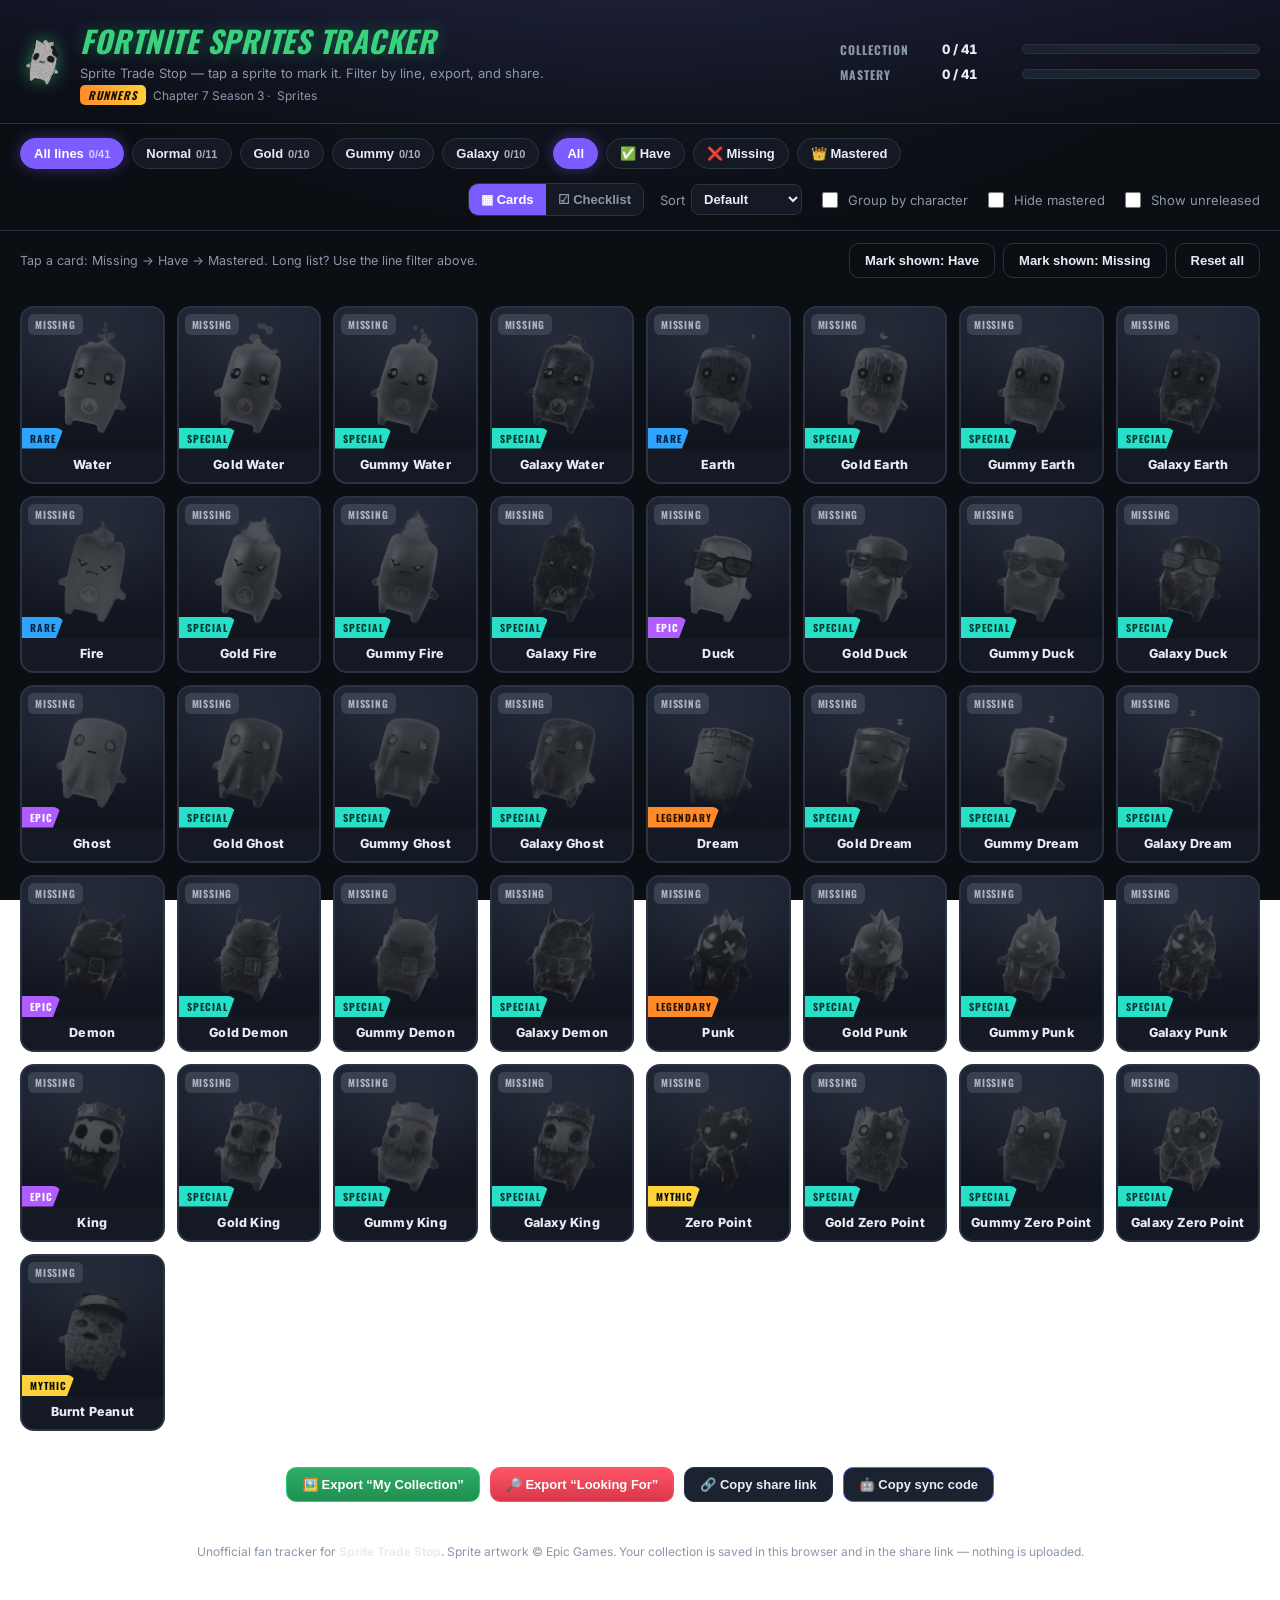
<file: index.html>
<!DOCTYPE html>
<html lang="en">
<head>
  <meta charset="UTF-8" />
  <meta name="viewport" content="width=device-width, initial-scale=1.0" />
  <title>Sprite Trade Stop — Fortnite Sprites Tracker</title>
  <meta name="description" content="Track your Fortnite Sprites collection — Normal, Gold, Gummy and Galaxy. Mark what you have and what you're missing, then export a shareable image for trading." />
  <link rel="icon" href="sprites/zeropoint_galaxy.png" />
  <link rel="preconnect" href="https://fonts.googleapis.com" />
  <link href="https://fonts.googleapis.com/css2?family=Oswald:wght@500;700;900&family=Inter:wght@400;600;800&display=swap" rel="stylesheet" />
  <link rel="stylesheet" href="styles.css" />
</head>
<body>
  <header class="site-header">
    <div class="title-wrap">
      <img src="siteimages/mascot.png" alt="" class="title-mascot" />
      <div>
        <h1>FORTNITE SPRITES TRACKER</h1>
        <p class="subtitle">Sprite Trade Stop — tap a sprite to mark it. Filter by line, export, and share.</p>
        <p class="season"><span class="season-tag">RUNNERS</span> Chapter 7 Season 3 · <span id="seasonDays"></span></p>
      </div>
    </div>

    <div class="progress-block">
      <div class="progress-row">
        <span class="progress-label">COLLECTION</span>
        <span class="progress-count" id="collectionCount">0 / 0</span>
        <div class="bar"><div class="bar-fill collection" id="collectionBar"></div></div>
      </div>
      <div class="progress-row">
        <span class="progress-label">MASTERY</span>
        <span class="progress-count" id="masteryCount">0 / 0</span>
        <div class="bar"><div class="bar-fill mastery" id="masteryBar"></div></div>
      </div>
    </div>
  </header>

  <section class="controls">
    <div class="filter-group" id="themeFilters" aria-label="Filter by variant line">
      <!-- variant-line chips injected by app.js -->
    </div>
    <div class="filter-group" id="statusFilters" aria-label="Filter by status">
      <button class="chip status-chip active" data-status="all">All</button>
      <button class="chip status-chip" data-status="have">✅ Have</button>
      <button class="chip status-chip" data-status="missing">❌ Missing</button>
      <button class="chip status-chip" data-status="mastered">👑 Mastered</button>
    </div>
    <div class="filter-group toggles">
      <div class="view-toggle" id="viewToggle" aria-label="View mode">
        <button class="vt-btn active" data-view="cards">▦ Cards</button>
        <button class="vt-btn" data-view="checklist">☑ Checklist</button>
      </div>
      <label class="sort-label">Sort
        <select id="sortSelect">
          <option value="default">Default</option>
          <option value="rarity">Rarity</option>
          <option value="character">Character</option>
          <option value="name">Name (A–Z)</option>
        </select>
      </label>
      <label class="toggle"><input type="checkbox" id="groupByCharacter" /> Group by character</label>
      <label class="toggle"><input type="checkbox" id="hideMastered" /> Hide mastered</label>
      <label class="toggle"><input type="checkbox" id="showUnreleased" /> Show unreleased</label>
    </div>
  </section>

  <section class="bulk-bar">
    <span class="hint" id="bulkHint">Tap a card: Missing → Have → Mastered. Long list? Use the line filter above.</span>
    <div class="bulk-actions">
      <button class="btn ghost" id="markHaveBtn">Mark shown: Have</button>
      <button class="btn ghost" id="markMissingBtn">Mark shown: Missing</button>
      <button class="btn ghost danger" id="resetBtn">Reset all</button>
    </div>
  </section>

  <main id="grid" class="grid"><!-- cards injected here --></main>

  <section class="export-bar">
    <button class="btn primary" id="exportCollectionBtn">🖼️ Export “My Collection”</button>
    <button class="btn primary red" id="exportMissingBtn">🔎 Export “Looking For”</button>
    <button class="btn" id="shareBtn">🔗 Copy share link</button>
    <button class="btn discord" id="syncBtn" title="Paste this into /synccollection in the Discord">🤖 Copy sync code</button>
  </section>

  <footer class="site-footer">
    <p>Unofficial fan tracker for <strong>Sprite Trade Stop</strong>. Sprite artwork © Epic Games.
       Your collection is saved in this browser and in the share link — nothing is uploaded.</p>
  </footer>

  <div class="toast" id="toast" role="status" aria-live="polite"></div>

  <script src="data.js"></script>
  <script src="export.js"></script>
  <script src="app.js"></script>
</body>
</html>
</file>
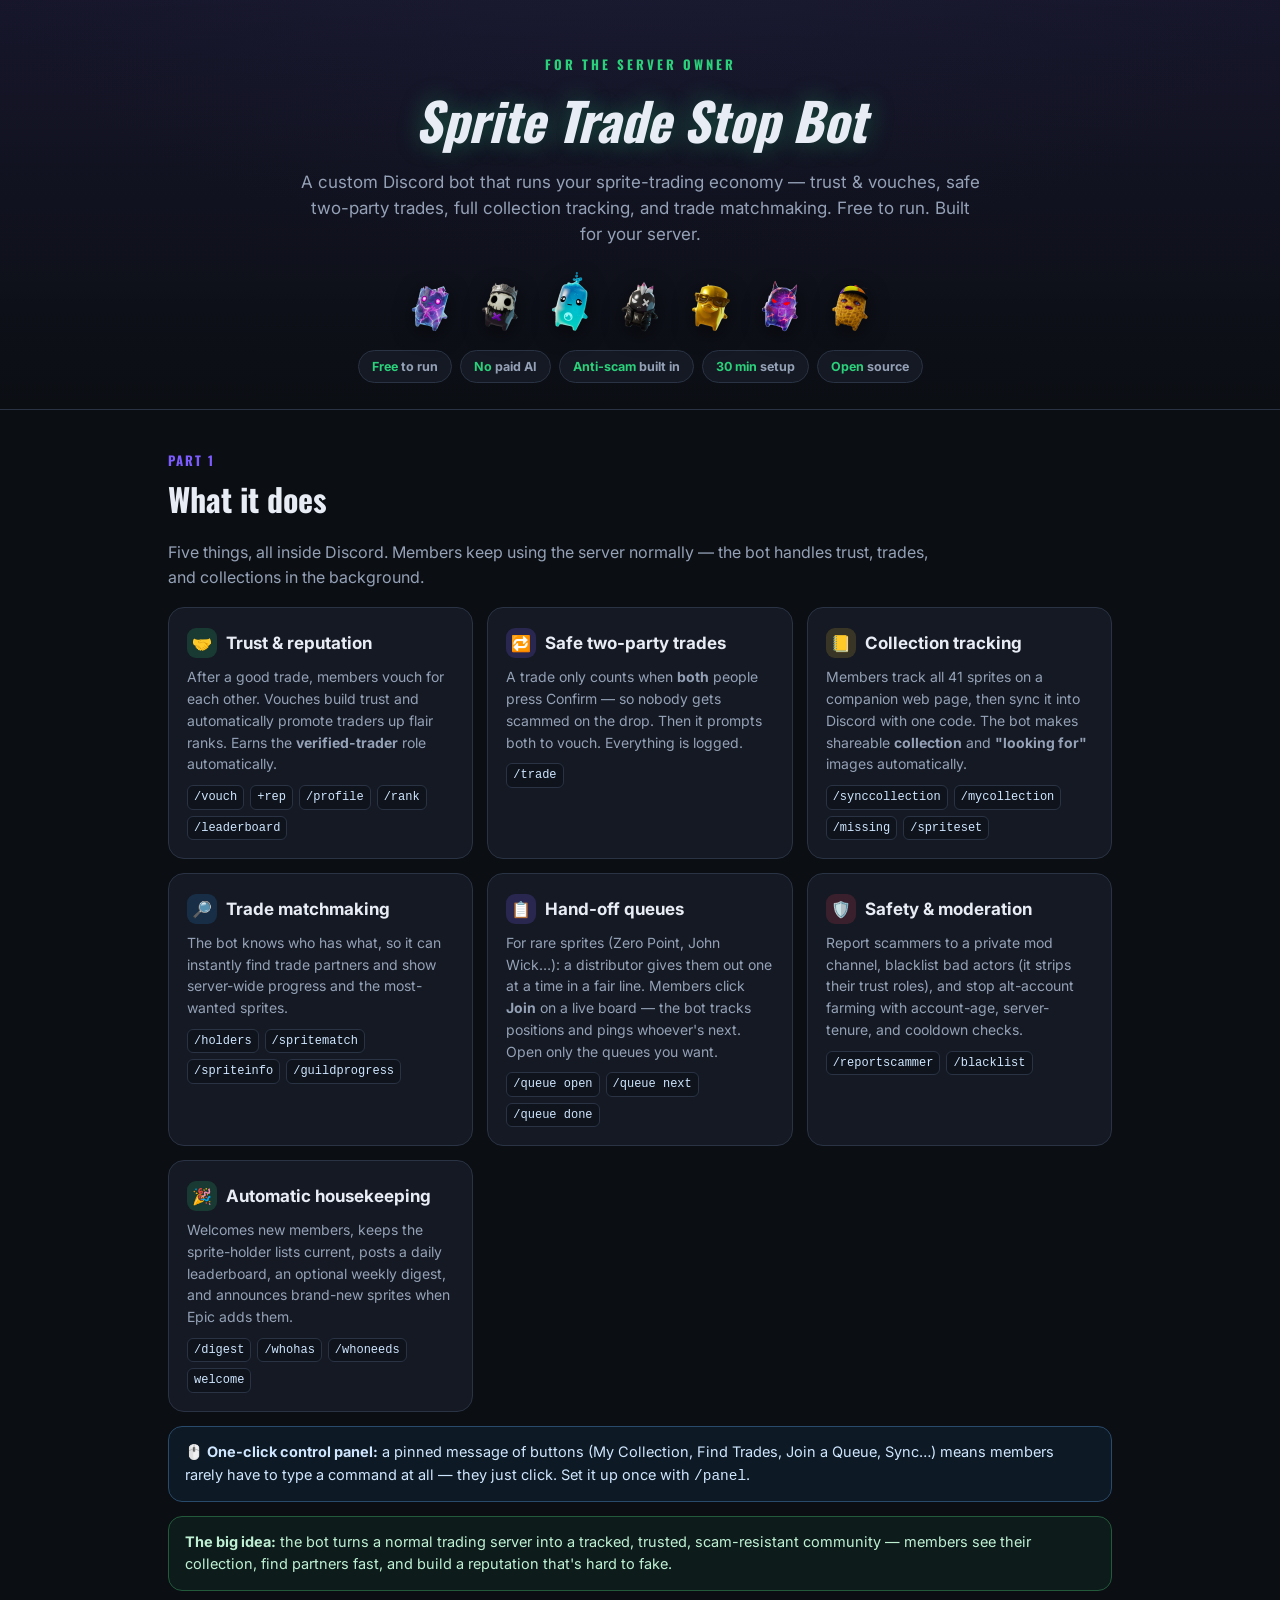
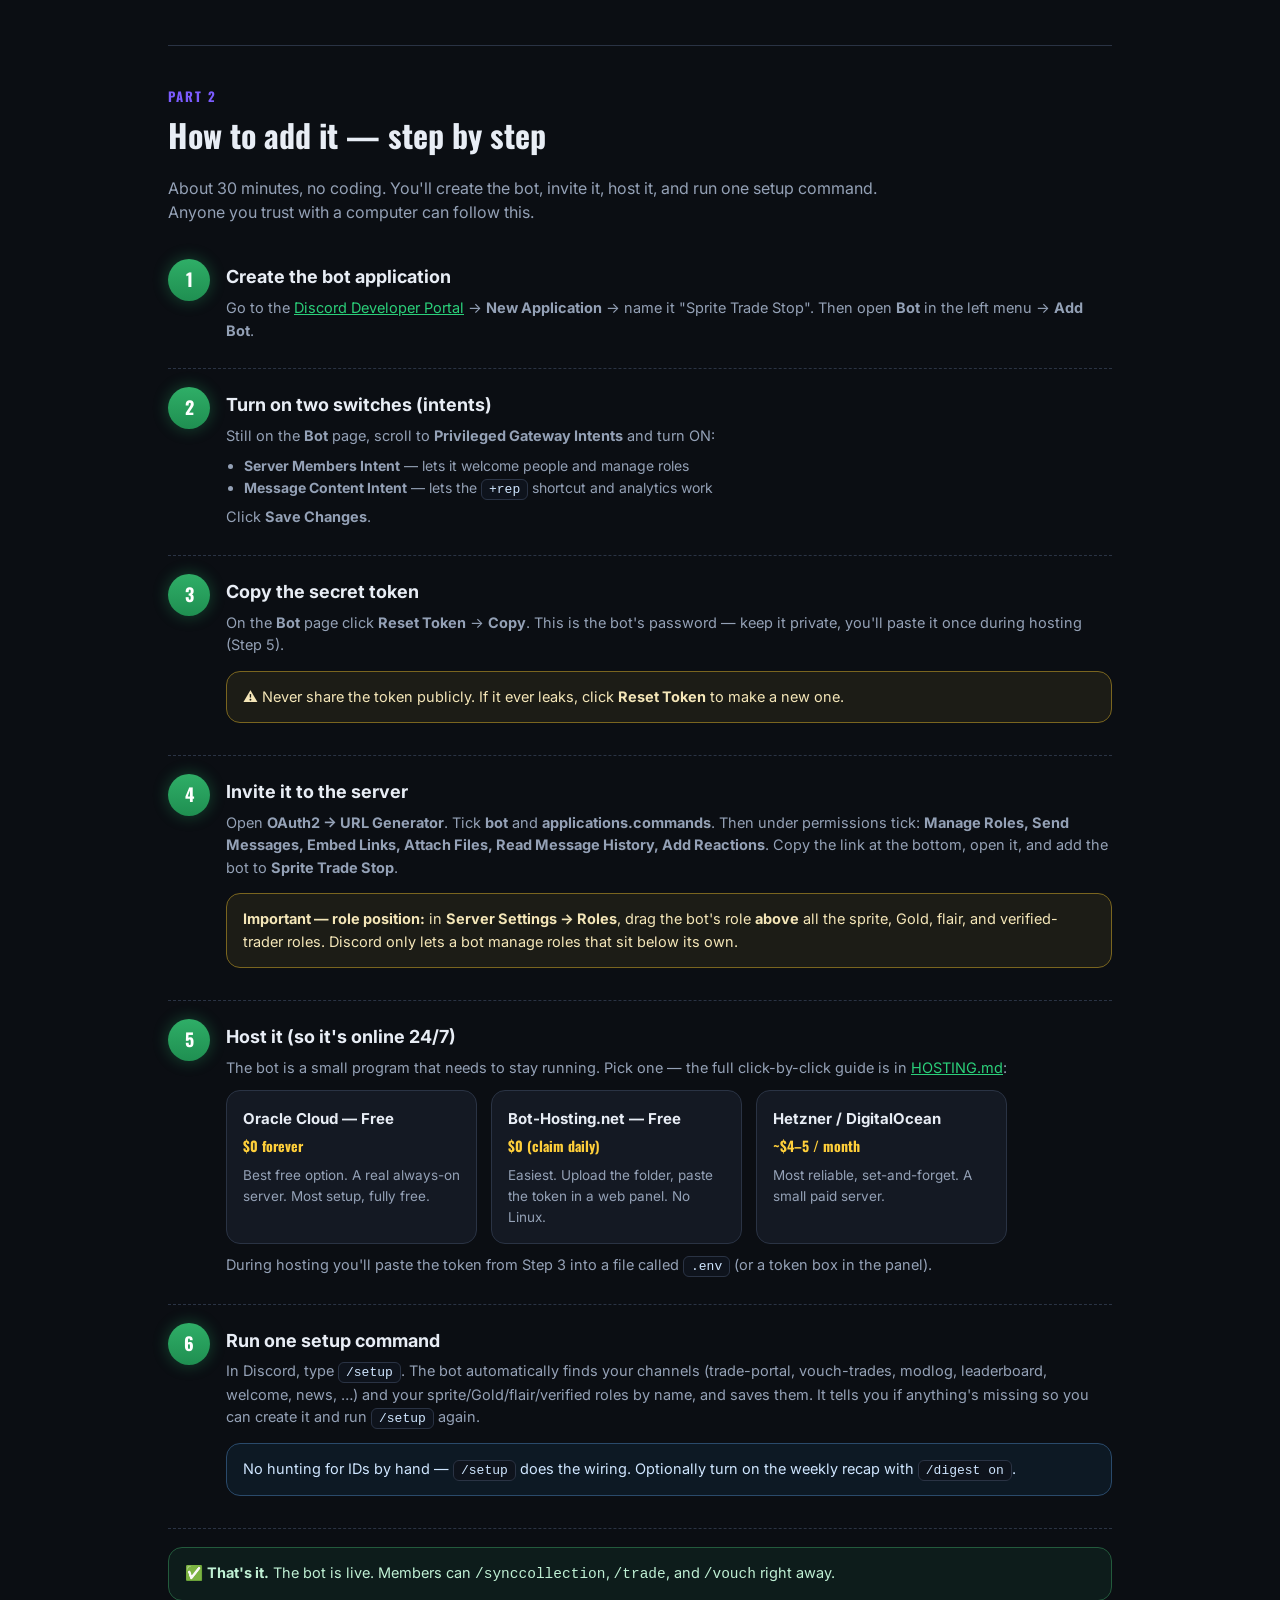
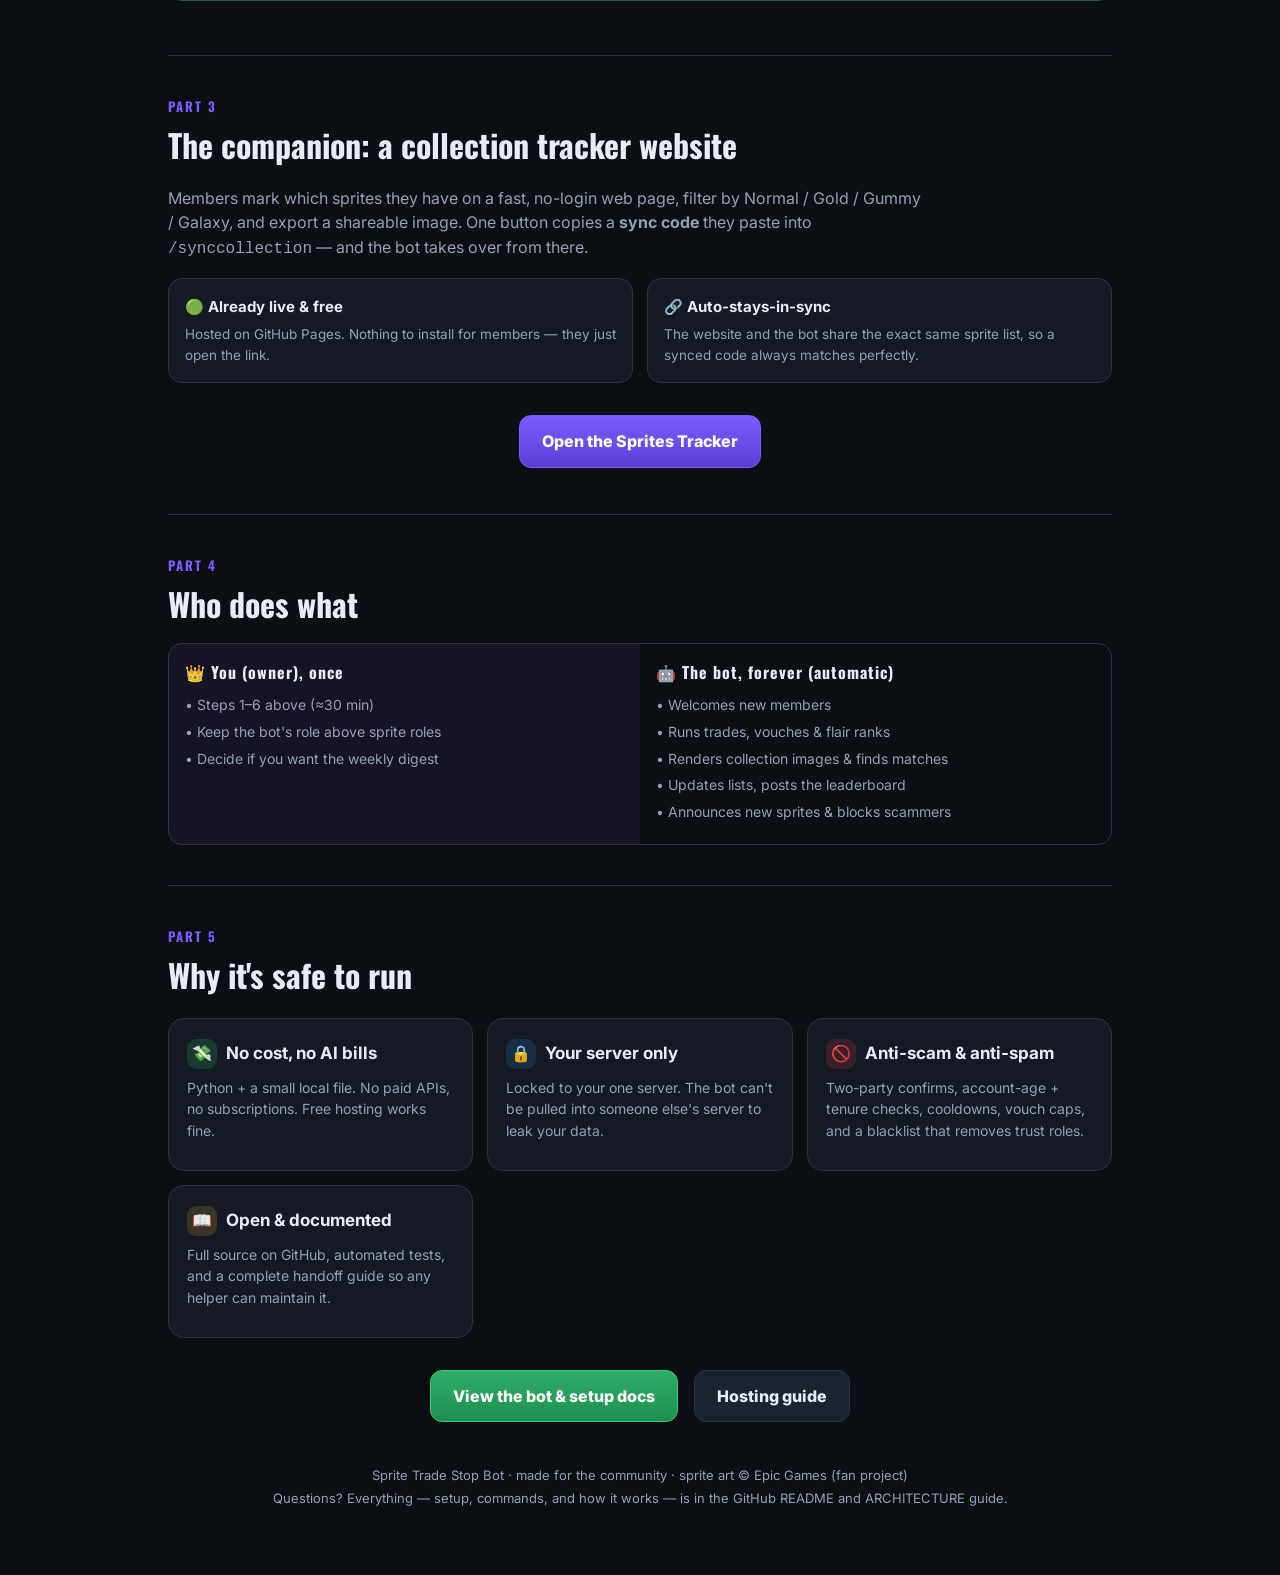
<file: pitch/index.html>
<!DOCTYPE html>
<html lang="en">
<head>
<meta charset="UTF-8" />
<meta name="viewport" content="width=device-width, initial-scale=1.0" />
<title>Sprite Trade Stop Bot — Owner Walkthrough</title>
<meta name="description" content="What the Sprite Trade Stop Discord bot does and how to add it to your server, step by step." />
<link rel="icon" href="../sprites/zeropoint_galaxy.png" />
<link rel="preconnect" href="https://fonts.googleapis.com" />
<link href="https://fonts.googleapis.com/css2?family=Oswald:wght@500;700;900&family=Inter:wght@400;600;800&display=swap" rel="stylesheet" />
<style>
:root{
  --bg:#0b0e13; --panel:#141923; --panel2:#1b2230; --line:#2a3344;
  --text:#e8edf5; --muted:#94a1b6; --green:#2bd07a; --gold:#ffcf3a;
  --purple:#7c5cff; --red:#ff4d5e; --blue:#2ea4ff;
}
*{box-sizing:border-box}
body{margin:0;background:radial-gradient(1100px 560px at 50% -8%,#18203040 0,var(--bg) 60%) fixed,var(--bg);
  color:var(--text);font-family:"Inter",system-ui,sans-serif;line-height:1.55;padding-bottom:60px}
.wrap{max-width:980px;margin:0 auto;padding:0 18px}
a{color:var(--green)}
.hero{text-align:center;padding:54px 18px 26px;border-bottom:1px solid var(--line);
  background:linear-gradient(180deg,rgba(124,92,255,.10),transparent)}
.kicker{font-family:"Oswald";font-weight:700;letter-spacing:3px;color:var(--green);font-size:13px}
h1{font-family:"Oswald";font-weight:900;font-style:italic;font-size:clamp(30px,6vw,52px);margin:6px 0 4px;
  text-shadow:0 0 24px rgba(43,208,122,.35)}
.sub{color:var(--muted);font-size:17px;max-width:680px;margin:8px auto 0}
.hero-sprites{display:flex;gap:6px;justify-content:center;margin:22px 0 4px;flex-wrap:wrap}
.hero-sprites img{width:64px;height:64px;object-fit:contain;filter:drop-shadow(0 6px 10px #0008)}
.badges{display:flex;gap:8px;justify-content:center;flex-wrap:wrap;margin-top:16px}
.badge{font-size:12.5px;font-weight:700;border:1px solid var(--line);background:var(--panel);
  border-radius:999px;padding:6px 13px;color:var(--muted)}
.badge b{color:var(--green)}
section{padding:40px 0 6px}
.eyebrow{font-family:"Oswald";letter-spacing:2px;color:var(--purple);font-weight:700;font-size:13px}
h2{font-family:"Oswald";font-weight:900;font-size:clamp(22px,4vw,32px);margin:4px 0 14px}
.lead{color:var(--muted);font-size:16px;max-width:760px}
.cards{display:grid;grid-template-columns:repeat(auto-fit,minmax(250px,1fr));gap:14px;margin-top:18px}
.card{background:var(--panel);border:1px solid var(--line);border-radius:16px;padding:18px}
.card h3{margin:2px 0 8px;font-size:17px;display:flex;align-items:center;gap:9px}
.card .ico{width:30px;height:30px;border-radius:9px;display:grid;place-items:center;font-size:16px;flex:none}
.card p{color:var(--muted);font-size:14px;margin:0 0 10px}
.card code{background:#0e131c;border:1px solid var(--line);border-radius:6px;padding:2px 6px;font-size:12.5px;color:#cfe6ff}
.cmds{display:flex;flex-wrap:wrap;gap:6px}
.cmds code{font-size:12px}
.g-green .ico{background:rgba(43,208,122,.18);color:var(--green)}
.g-purple .ico{background:rgba(124,92,255,.2);color:#b9a6ff}
.g-gold .ico{background:rgba(255,207,58,.16);color:var(--gold)}
.g-blue .ico{background:rgba(46,164,255,.16);color:var(--blue)}
.g-red .ico{background:rgba(255,77,94,.16);color:var(--red)}
/* steps */
.step{display:flex;gap:16px;padding:18px 0;border-bottom:1px dashed var(--line)}
.step:last-child{border-bottom:0}
.num{flex:none;width:42px;height:42px;border-radius:50%;display:grid;place-items:center;font-family:"Oswald";
  font-weight:900;font-size:18px;background:linear-gradient(180deg,#2fae67,#1f8f51);color:#fff;box-shadow:0 0 16px rgba(43,208,122,.3)}
.step h3{margin:4px 0 6px;font-size:18px}
.step p{margin:0 0 8px;color:var(--muted);font-size:14.5px}
.step ul{margin:6px 0;padding-left:18px;color:var(--muted);font-size:14px}
.step code{background:#0e131c;border:1px solid var(--line);border-radius:6px;padding:2px 7px;font-size:13px;color:#cfe6ff}
.callout{border-radius:14px;padding:14px 16px;margin:14px 0;font-size:14.5px;border:1px solid}
.callout.warn{background:rgba(255,207,58,.07);border-color:#7a651f;color:#f4e6b8}
.callout.info{background:rgba(46,164,255,.07);border-color:#2a4a6b;color:#cfe6ff}
.callout.tip{background:rgba(43,208,122,.07);border-color:#235a3c;color:#bff0d4}
.two{display:grid;grid-template-columns:1fr 1fr;gap:14px}
@media(max-width:680px){.two{grid-template-columns:1fr}}
.host{background:var(--panel);border:1px solid var(--line);border-radius:14px;padding:16px}
.host h4{margin:0 0 4px;font-size:15px}
.host .price{font-family:"Oswald";font-weight:700;font-size:14px;color:var(--gold)}
.host p{color:var(--muted);font-size:13.5px;margin:6px 0 0}
.split{display:grid;grid-template-columns:1fr 1fr;gap:0;border:1px solid var(--line);border-radius:14px;overflow:hidden;margin-top:14px}
@media(max-width:680px){.split{grid-template-columns:1fr}}
.split>div{padding:16px}
.split .you{background:rgba(124,92,255,.08)}
.split h4{margin:0 0 10px;font-family:"Oswald";letter-spacing:1px}
.split li{color:var(--muted);font-size:14px;margin:5px 0}
.cta{text-align:center;margin-top:26px}
.btn{display:inline-block;margin:6px;padding:13px 22px;border-radius:12px;font-weight:800;text-decoration:none;
  border:1px solid var(--line);color:var(--text);background:var(--panel2)}
.btn.primary{background:linear-gradient(180deg,#2fae67,#1f8f51);border-color:var(--green);color:#fff}
.btn.purple{background:linear-gradient(180deg,#7c5cff,#5a3fd6);border-color:var(--purple);color:#fff}
.foot{text-align:center;color:var(--muted);font-size:13px;margin-top:30px;line-height:1.7}
hr.div{border:0;border-top:1px solid var(--line);margin:34px 0 0}
</style>
</head>
<body>

<header class="hero">
  <div class="kicker">FOR THE SERVER OWNER</div>
  <h1>Sprite Trade Stop Bot</h1>
  <p class="sub">A custom Discord bot that runs your sprite-trading economy — trust &amp; vouches, safe two-party trades, full collection tracking, and trade matchmaking. Free to run. Built for your server.</p>
  <div class="hero-sprites">
    <img src="../sprites/zeropoint_galaxy.png" alt=""><img src="../sprites/king_basic.png" alt="">
    <img src="../sprites/water_basic.png" alt=""><img src="../sprites/punk_basic.png" alt="">
    <img src="../sprites/duck_gold.png" alt=""><img src="../sprites/demon_galaxy.png" alt="">
    <img src="../sprites/theburntpeanut_basic.png" alt="">
  </div>
  <div class="badges">
    <span class="badge"><b>Free</b> to run</span>
    <span class="badge"><b>No</b> paid AI</span>
    <span class="badge"><b>Anti-scam</b> built in</span>
    <span class="badge"><b>30 min</b> setup</span>
    <span class="badge"><b>Open</b> source</span>
  </div>
</header>

<div class="wrap">

<!-- WHAT IT DOES -->
<section>
  <div class="eyebrow">PART 1</div>
  <h2>What it does</h2>
  <p class="lead">Five things, all inside Discord. Members keep using the server normally — the bot handles trust, trades, and collections in the background.</p>

  <div class="cards">
    <div class="card g-green">
      <h3><span class="ico">🤝</span> Trust &amp; reputation</h3>
      <p>After a good trade, members vouch for each other. Vouches build trust and automatically promote traders up flair ranks. Earns the <b>verified-trader</b> role automatically.</p>
      <div class="cmds"><code>/vouch</code><code>+rep</code><code>/profile</code><code>/rank</code><code>/leaderboard</code></div>
    </div>

    <div class="card g-purple">
      <h3><span class="ico">🔁</span> Safe two-party trades</h3>
      <p>A trade only counts when <b>both</b> people press Confirm — so nobody gets scammed on the drop. Then it prompts both to vouch. Everything is logged.</p>
      <div class="cmds"><code>/trade</code></div>
    </div>

    <div class="card g-gold">
      <h3><span class="ico">📒</span> Collection tracking</h3>
      <p>Members track all 41 sprites on a companion web page, then sync it into Discord with one code. The bot makes shareable <b>collection</b> and <b>"looking for"</b> images automatically.</p>
      <div class="cmds"><code>/synccollection</code><code>/mycollection</code><code>/missing</code><code>/spriteset</code></div>
    </div>

    <div class="card g-blue">
      <h3><span class="ico">🔎</span> Trade matchmaking</h3>
      <p>The bot knows who has what, so it can instantly find trade partners and show server-wide progress and the most-wanted sprites.</p>
      <div class="cmds"><code>/holders</code><code>/spritematch</code><code>/spriteinfo</code><code>/guildprogress</code></div>
    </div>

    <div class="card g-purple">
      <h3><span class="ico">📋</span> Hand-off queues</h3>
      <p>For rare sprites (Zero Point, John Wick…): a distributor gives them out one at a time in a fair line. Members click <b>Join</b> on a live board — the bot tracks positions and pings whoever's next. Open only the queues you want.</p>
      <div class="cmds"><code>/queue open</code><code>/queue next</code><code>/queue done</code></div>
    </div>

    <div class="card g-red">
      <h3><span class="ico">🛡️</span> Safety &amp; moderation</h3>
      <p>Report scammers to a private mod channel, blacklist bad actors (it strips their trust roles), and stop alt-account farming with account-age, server-tenure, and cooldown checks.</p>
      <div class="cmds"><code>/reportscammer</code><code>/blacklist</code></div>
    </div>

    <div class="card g-green">
      <h3><span class="ico">🎉</span> Automatic housekeeping</h3>
      <p>Welcomes new members, keeps the sprite-holder lists current, posts a daily leaderboard, an optional weekly digest, and announces brand-new sprites when Epic adds them.</p>
      <div class="cmds"><code>/digest</code><code>/whohas</code><code>/whoneeds</code><code>welcome</code></div>
    </div>
  </div>

  <div class="callout info">🖱️ <b>One-click control panel:</b> a pinned message of buttons (My Collection, Find Trades, Join a Queue, Sync…) means members rarely have to type a command at all — they just click. Set it up once with <code>/panel</code>.</div>

  <div class="callout tip"><b>The big idea:</b> the bot turns a normal trading server into a tracked, trusted, scam-resistant community — members see their collection, find partners fast, and build a reputation that's hard to fake.</div>
</section>

<hr class="div" />

<!-- HOW TO ADD IT -->
<section>
  <div class="eyebrow">PART 2</div>
  <h2>How to add it — step by step</h2>
  <p class="lead">About 30 minutes, no coding. You'll create the bot, invite it, host it, and run one setup command. Anyone you trust with a computer can follow this.</p>

  <div class="step">
    <div class="num">1</div>
    <div>
      <h3>Create the bot application</h3>
      <p>Go to the <a href="https://discord.com/developers/applications" target="_blank" rel="noopener">Discord Developer Portal</a> → <b>New Application</b> → name it "Sprite Trade Stop". Then open <b>Bot</b> in the left menu → <b>Add Bot</b>.</p>
    </div>
  </div>

  <div class="step">
    <div class="num">2</div>
    <div>
      <h3>Turn on two switches (intents)</h3>
      <p>Still on the <b>Bot</b> page, scroll to <b>Privileged Gateway Intents</b> and turn ON:</p>
      <ul>
        <li><b>Server Members Intent</b> — lets it welcome people and manage roles</li>
        <li><b>Message Content Intent</b> — lets the <code>+rep</code> shortcut and analytics work</li>
      </ul>
      <p>Click <b>Save Changes</b>.</p>
    </div>
  </div>

  <div class="step">
    <div class="num">3</div>
    <div>
      <h3>Copy the secret token</h3>
      <p>On the <b>Bot</b> page click <b>Reset Token</b> → <b>Copy</b>. This is the bot's password — keep it private, you'll paste it once during hosting (Step 5).</p>
      <div class="callout warn">⚠️ Never share the token publicly. If it ever leaks, click <b>Reset Token</b> to make a new one.</div>
    </div>
  </div>

  <div class="step">
    <div class="num">4</div>
    <div>
      <h3>Invite it to the server</h3>
      <p>Open <b>OAuth2 → URL Generator</b>. Tick <b>bot</b> and <b>applications.commands</b>. Then under permissions tick: <b>Manage Roles, Send Messages, Embed Links, Attach Files, Read Message History, Add Reactions</b>. Copy the link at the bottom, open it, and add the bot to <b>Sprite Trade Stop</b>.</p>
      <div class="callout warn"><b>Important — role position:</b> in <b>Server Settings → Roles</b>, drag the bot's role <b>above</b> all the sprite, Gold, flair, and verified-trader roles. Discord only lets a bot manage roles that sit below its own.</div>
    </div>
  </div>

  <div class="step">
    <div class="num">5</div>
    <div>
      <h3>Host it (so it's online 24/7)</h3>
      <p>The bot is a small program that needs to stay running. Pick one — the full click-by-click guide is in <a href="https://github.com/UltronCore/sprite-trade-stop/blob/main/HOSTING.md" target="_blank" rel="noopener">HOSTING.md</a>:</p>
      <div class="cards" style="margin-top:10px">
        <div class="host"><h4>Oracle Cloud — Free</h4><span class="price">$0 forever</span><p>Best free option. A real always-on server. Most setup, fully free.</p></div>
        <div class="host"><h4>Bot-Hosting.net — Free</h4><span class="price">$0 (claim daily)</span><p>Easiest. Upload the folder, paste the token in a web panel. No Linux.</p></div>
        <div class="host"><h4>Hetzner / DigitalOcean</h4><span class="price">~$4–5 / month</span><p>Most reliable, set-and-forget. A small paid server.</p></div>
      </div>
      <p style="margin-top:10px">During hosting you'll paste the token from Step 3 into a file called <code>.env</code> (or a token box in the panel).</p>
    </div>
  </div>

  <div class="step">
    <div class="num">6</div>
    <div>
      <h3>Run one setup command</h3>
      <p>In Discord, type <code>/setup</code>. The bot automatically finds your channels (trade-portal, vouch-trades, modlog, leaderboard, welcome, news, …) and your sprite/Gold/flair/verified roles by name, and saves them. It tells you if anything's missing so you can create it and run <code>/setup</code> again.</p>
      <div class="callout info">No hunting for IDs by hand — <code>/setup</code> does the wiring. Optionally turn on the weekly recap with <code>/digest on</code>.</div>
    </div>
  </div>

  <div class="callout tip" style="margin-top:18px">✅ <b>That's it.</b> The bot is live. Members can <code>/synccollection</code>, <code>/trade</code>, and <code>/vouch</code> right away.</div>
</section>

<hr class="div" />

<!-- WEB TRACKER -->
<section>
  <div class="eyebrow">PART 3</div>
  <h2>The companion: a collection tracker website</h2>
  <p class="lead">Members mark which sprites they have on a fast, no-login web page, filter by Normal / Gold / Gummy / Galaxy, and export a shareable image. One button copies a <b>sync code</b> they paste into <code>/synccollection</code> — and the bot takes over from there.</p>
  <div class="two" style="margin-top:14px">
    <div class="host"><h4>🟢 Already live &amp; free</h4><p>Hosted on GitHub Pages. Nothing to install for members — they just open the link.</p></div>
    <div class="host"><h4>🔗 Auto-stays-in-sync</h4><p>The website and the bot share the exact same sprite list, so a synced code always matches perfectly.</p></div>
  </div>
  <div class="cta">
    <a class="btn purple" href="https://ultroncore.github.io/sprite-tracker/" target="_blank" rel="noopener">Open the Sprites Tracker</a>
  </div>
</section>

<hr class="div" />

<!-- WHO DOES WHAT -->
<section>
  <div class="eyebrow">PART 4</div>
  <h2>Who does what</h2>
  <div class="split">
    <div class="you">
      <h4>👑 You (owner), once</h4>
      <ul style="list-style:none;padding:0;margin:0">
        <li>• Steps 1–6 above (≈30 min)</li>
        <li>• Keep the bot's role above sprite roles</li>
        <li>• Decide if you want the weekly digest</li>
      </ul>
    </div>
    <div>
      <h4>🤖 The bot, forever (automatic)</h4>
      <ul style="list-style:none;padding:0;margin:0">
        <li>• Welcomes new members</li>
        <li>• Runs trades, vouches &amp; flair ranks</li>
        <li>• Renders collection images &amp; finds matches</li>
        <li>• Updates lists, posts the leaderboard</li>
        <li>• Announces new sprites &amp; blocks scammers</li>
      </ul>
    </div>
  </div>
</section>

<hr class="div" />

<!-- TRUST -->
<section>
  <div class="eyebrow">PART 5</div>
  <h2>Why it's safe to run</h2>
  <div class="cards">
    <div class="card g-green"><h3><span class="ico">💸</span> No cost, no AI bills</h3><p>Python + a small local file. No paid APIs, no subscriptions. Free hosting works fine.</p></div>
    <div class="card g-blue"><h3><span class="ico">🔒</span> Your server only</h3><p>Locked to your one server. The bot can't be pulled into someone else's server to leak your data.</p></div>
    <div class="card g-red"><h3><span class="ico">🚫</span> Anti-scam &amp; anti-spam</h3><p>Two-party confirms, account-age + tenure checks, cooldowns, vouch caps, and a blacklist that removes trust roles.</p></div>
    <div class="card g-gold"><h3><span class="ico">📖</span> Open &amp; documented</h3><p>Full source on GitHub, automated tests, and a complete handoff guide so any helper can maintain it.</p></div>
  </div>
  <div class="cta">
    <a class="btn primary" href="https://github.com/UltronCore/sprite-trade-stop" target="_blank" rel="noopener">View the bot &amp; setup docs</a>
    <a class="btn" href="https://github.com/UltronCore/sprite-trade-stop/blob/main/HOSTING.md" target="_blank" rel="noopener">Hosting guide</a>
  </div>
</section>

<p class="foot">
  Sprite Trade Stop Bot · made for the community · sprite art © Epic Games (fan project)<br>
  Questions? Everything — setup, commands, and how it works — is in the GitHub README and ARCHITECTURE guide.
</p>

</div>
</body>
</html>
</file>
<file: styles.css>
:root {
  --bg: #0b0e13;
  --panel: #141923;
  --panel-2: #1b2230;
  --line: #2a3344;
  --text: #e8edf5;
  --muted: #8a97ab;
  --green: #3ad17c;
  --green-glow: #2bd07a;
  --gold: #ffcf3a;
  --red: #ff4d5e;
  --accent: #7c5cff;

  /* rarity colors */
  --r-rare: #2ea4ff;
  --r-epic: #b15cff;
  --r-legendary: #ff8a2a;
  --r-mythic: #ffd23a;
  --r-special: #28e0c8;

  /* theme/variant accents */
  --t-basic: #5b6b85;
  --t-gold: #ffcf3a;
  --t-candy: #ff6fb0;
  --t-galaxy: #9a5cff;
  --t-gem: #43e0ff;
  --t-holofoil: #c0c8d4;
  --t-rift: #ff5c8a;
}

* { box-sizing: border-box; }
body {
  margin: 0;
  background: radial-gradient(1200px 600px at 50% -10%, #161d2b 0%, var(--bg) 55%) fixed;
  color: var(--text);
  font-family: "Inter", system-ui, sans-serif;
  padding-bottom: 60px;
}

/* ---------- header ---------- */
.site-header {
  display: flex; flex-wrap: wrap; gap: 18px; align-items: center; justify-content: space-between;
  padding: 18px 20px;
  border-bottom: 1px solid var(--line);
  background: linear-gradient(180deg, rgba(124,92,255,0.08), transparent);
}
.title-wrap { display: flex; align-items: center; gap: 14px; }
.title-mascot { width: 46px; height: 46px; image-rendering: auto; filter: drop-shadow(0 0 8px rgba(43,208,122,.5)); }
.site-header h1 {
  margin: 0; font-family: "Oswald", sans-serif; font-weight: 900; font-style: italic;
  letter-spacing: .5px; font-size: clamp(20px, 3.6vw, 30px); color: var(--green);
  text-shadow: 0 0 16px rgba(43,208,122,.35);
}
.subtitle { margin: 2px 0 0; color: var(--muted); font-size: 13px; }
.season { margin: 4px 0 0; color: var(--muted); font-size: 12px; display: flex; align-items: center; gap: 7px; }
.season-tag {
  font-family: "Oswald"; font-weight: 900; font-style: italic; letter-spacing: 1px;
  font-size: 11px; padding: 2px 8px; border-radius: 5px; color: #1a1200;
  background: linear-gradient(90deg, #ff8a2a, #ffcf3a);
}

/* view toggle + sort */
.view-toggle { display: inline-flex; border: 1px solid var(--line); border-radius: 10px; overflow: hidden; }
.vt-btn { background: var(--panel); color: var(--muted); border: none; padding: 8px 12px; font-weight: 700; font-size: 13px; cursor: pointer; }
.vt-btn.active { background: var(--accent); color: #fff; }
.sort-label { display: inline-flex; align-items: center; gap: 6px; color: var(--muted); font-size: 13px; }
.sort-label select {
  background: var(--panel); color: var(--text); border: 1px solid var(--line);
  border-radius: 8px; padding: 6px 8px; font-size: 13px; font-weight: 600; cursor: pointer;
}

.progress-block { display: flex; flex-direction: column; gap: 8px; min-width: 260px; flex: 1; max-width: 420px; }
.progress-row { display: grid; grid-template-columns: 92px 70px 1fr; align-items: center; gap: 10px; }
.progress-label { font-family: "Oswald"; font-weight: 700; font-size: 12px; letter-spacing: 1px; color: var(--muted); }
.progress-count { font-variant-numeric: tabular-nums; font-weight: 800; font-size: 13px; }
.bar { height: 10px; background: var(--panel-2); border: 1px solid var(--line); border-radius: 6px; overflow: hidden; }
.bar-fill { height: 100%; width: 0; transition: width .35s ease; border-radius: 6px; }
.bar-fill.collection { background: linear-gradient(90deg, #1f9d57, var(--green)); }
.bar-fill.mastery { background: linear-gradient(90deg, #d9a521, var(--gold)); }

/* ---------- controls ---------- */
.controls {
  display: flex; flex-wrap: wrap; gap: 14px; align-items: center;
  padding: 14px 20px; border-bottom: 1px solid var(--line);
}
.filter-group { display: flex; flex-wrap: wrap; gap: 8px; align-items: center; }
.filter-group.toggles { margin-left: auto; gap: 16px; }
.chip {
  border: 1px solid var(--line); background: var(--panel); color: var(--text);
  padding: 7px 13px; border-radius: 999px; font-size: 13px; font-weight: 600; cursor: pointer;
  transition: all .15s ease; white-space: nowrap;
}
.chip:hover { border-color: var(--accent); }
.chip.active { background: var(--accent); border-color: var(--accent); color: #fff; box-shadow: 0 0 14px rgba(124,92,255,.4); }
.chip.theme-chip.active[data-theme="gold"]   { background: var(--t-gold);   border-color: var(--t-gold);   color: #2a2300; box-shadow: 0 0 14px rgba(255,207,58,.45); }
.chip.theme-chip.active[data-theme="candy"]  { background: var(--t-candy);  border-color: var(--t-candy);  color: #3a0020; box-shadow: 0 0 14px rgba(255,111,176,.45); }
.chip.theme-chip.active[data-theme="galaxy"] { background: var(--t-galaxy); border-color: var(--t-galaxy); color: #fff; box-shadow: 0 0 14px rgba(154,92,255,.5); }
.chip .count { opacity: .7; font-weight: 700; margin-left: 5px; font-size: 11px; }
.toggle { display: inline-flex; align-items: center; gap: 7px; color: var(--muted); font-size: 13px; cursor: pointer; user-select: none; }
.toggle input { accent-color: var(--accent); width: 16px; height: 16px; }

/* ---------- bulk bar ---------- */
.bulk-bar { display: flex; flex-wrap: wrap; gap: 12px; align-items: center; justify-content: space-between; padding: 12px 20px; }
.hint { color: var(--muted); font-size: 12.5px; }
.bulk-actions { display: flex; gap: 8px; flex-wrap: wrap; }
.btn {
  border: 1px solid var(--line); background: var(--panel-2); color: var(--text);
  padding: 9px 15px; border-radius: 10px; font-weight: 700; font-size: 13px; cursor: pointer;
  transition: all .15s ease;
}
.btn:hover { transform: translateY(-1px); border-color: var(--accent); }
.btn.ghost { background: transparent; }
.btn.ghost.danger:hover { border-color: var(--red); color: var(--red); }
.btn.primary { background: linear-gradient(180deg, #2fae67, #1f8f51); border-color: #2bd07a; color: #fff; }
.btn.primary.red { background: linear-gradient(180deg, #ff5566, #d9374a); border-color: #ff4d5e; }
.btn.discord { border-color: #5865F2; }
.btn.discord:hover { background: #5865F2; color: #fff; border-color: #5865F2; }

/* ---------- grid ---------- */
.grid {
  display: grid; gap: 12px; padding: 16px 20px;
  grid-template-columns: repeat(auto-fill, minmax(140px, 1fr));
}
.group-head {
  grid-column: 1 / -1; margin: 8px 2px 0; font-family: "Oswald"; font-weight: 700;
  letter-spacing: 1px; color: var(--muted); font-size: 13px; text-transform: uppercase;
  border-bottom: 1px solid var(--line); padding-bottom: 6px;
}

.card {
  position: relative; border-radius: 14px; overflow: hidden; cursor: pointer;
  background: var(--panel); border: 2px solid var(--line);
  transition: transform .12s ease, border-color .15s ease, box-shadow .15s ease;
  isolation: isolate;
}
.card:hover { transform: translateY(-3px); }
.card .art {
  aspect-ratio: 1 / 1; display: grid; place-items: center; position: relative;
  background:
    radial-gradient(120px 80px at 50% 25%, rgba(255,255,255,.06), transparent),
    linear-gradient(180deg, #1a2130, #10141d);
}
.card .art img { width: 86%; height: 86%; object-fit: contain; filter: drop-shadow(0 6px 10px rgba(0,0,0,.5)); transition: filter .2s, opacity .2s; }
.card .name { padding: 8px 8px 10px; font-weight: 800; font-size: 12.5px; text-align: center; letter-spacing: .2px; }

/* rarity tag */
.rarity-tag {
  position: absolute; left: 0; bottom: 0; z-index: 2;
  font-family: "Oswald"; font-weight: 700; font-size: 10px; letter-spacing: 1px;
  padding: 3px 8px; border-top-right-radius: 8px; color: #0a0d12;
  clip-path: polygon(0 0, 100% 0, calc(100% - 8px) 100%, 0 100%);
}
.rarity-rare .rarity-tag { background: var(--r-rare); color:#04223b; }
.rarity-epic .rarity-tag { background: var(--r-epic); color:#fff; }
.rarity-legendary .rarity-tag { background: var(--r-legendary); color:#2a1400; }
.rarity-mythic .rarity-tag { background: var(--r-mythic); }
.rarity-special .rarity-tag { background: var(--r-special); color:#003830; }

/* status badge (top-left) */
.status-badge {
  position: absolute; left: 6px; top: 6px; z-index: 3;
  font-family: "Oswald"; font-weight: 700; font-size: 10px; letter-spacing: .8px;
  padding: 3px 7px; border-radius: 6px; text-transform: uppercase;
}
.unrel-badge {
  position: absolute; right: 6px; top: 6px; z-index: 3; background: #444c5e; color:#cdd6e4;
  font-family:"Oswald"; font-weight:700; font-size:9px; letter-spacing:.8px; padding:3px 6px; border-radius:6px;
}

/* states */
.card.missing { border-color: #2a3344; }
.card.missing .art img { filter: grayscale(1) brightness(.55) contrast(.9); opacity: .55; }
.card.missing .status-badge { background: #39414f; color: #aab4c4; }

.card.have { border-color: var(--green); box-shadow: 0 0 0 1px rgba(43,208,122,.3), 0 8px 22px rgba(0,0,0,.35); }
.card.have .status-badge { background: var(--green); color: #042; }

.card.mastered { border-color: var(--gold); box-shadow: 0 0 0 1px rgba(255,207,58,.35), 0 10px 26px rgba(255,184,0,.18); }
.card.mastered .status-badge { background: var(--gold); color: #2a2000; }
.card.mastered .art::after {
  content: "👑"; position: absolute; right: 6px; bottom: 6px; font-size: 18px;
  filter: drop-shadow(0 1px 3px rgba(0,0,0,.6));
}

/* tiny mastery crown control */
.master-toggle {
  position: absolute; right: 6px; bottom: 6px; z-index: 4; width: 26px; height: 26px;
  border-radius: 50%; display: grid; place-items: center; font-size: 13px;
  background: rgba(0,0,0,.45); border: 1px solid var(--line); opacity: 0; transition: opacity .15s;
}
.card.have:hover .master-toggle { opacity: 1; }
.master-toggle:hover { border-color: var(--gold); background: rgba(255,207,58,.2); }

/* ---------- checklist (compact) view ---------- */
.grid.checklist {
  grid-template-columns: repeat(auto-fill, minmax(96px, 1fr)); gap: 8px;
}
.grid.checklist .group-head { margin-top: 6px; }
.check {
  position: relative; display: flex; flex-direction: column; align-items: center; gap: 4px;
  background: var(--panel); border: 1px solid var(--line); border-radius: 10px;
  padding: 8px 6px 7px; cursor: pointer; transition: border-color .15s, transform .1s;
}
.check:hover { transform: translateY(-2px); border-color: var(--accent); }
.check img { width: 52px; height: 52px; object-fit: contain; transition: filter .2s, opacity .2s; }
.check .cname { font-size: 10.5px; font-weight: 700; text-align: center; line-height: 1.15; color: var(--muted); }
.check .box {
  width: 20px; height: 20px; border-radius: 6px; border: 2px solid #46506280;
  display: grid; place-items: center; font-size: 12px; background: #0e131c;
}
.check.missing img { filter: grayscale(1) brightness(.55); opacity: .5; }
.check.have { border-color: var(--green); }
.check.have .box { background: var(--green); border-color: var(--green); }
.check.have .box::after { content: "●"; color: #04331c; font-size: 11px; }
.check.have .cname { color: var(--text); }
.check.mastered { border-color: var(--gold); }
.check.mastered .box { background: var(--gold); border-color: var(--gold); }
.check.mastered .box::after { content: "👑"; font-size: 11px; }
.check.mastered .cname { color: var(--text); }
.check .rar-dot { position: absolute; top: 6px; right: 6px; width: 8px; height: 8px; border-radius: 50%; }

/* ---------- export bar / footer ---------- */
.export-bar { display: flex; flex-wrap: wrap; gap: 10px; justify-content: center; padding: 20px; }
.site-footer { text-align: center; color: var(--muted); font-size: 12px; padding: 8px 20px 30px; line-height: 1.6; }
.site-footer strong { color: var(--text); }

/* ---------- toast ---------- */
.toast {
  position: fixed; left: 50%; bottom: 24px; transform: translateX(-50%) translateY(20px);
  background: var(--panel-2); border: 1px solid var(--accent); color: var(--text);
  padding: 11px 18px; border-radius: 12px; font-weight: 700; font-size: 13px;
  opacity: 0; pointer-events: none; transition: all .25s ease; z-index: 50; box-shadow: 0 10px 30px rgba(0,0,0,.5);
}
.toast.show { opacity: 1; transform: translateX(-50%) translateY(0); }

@media (max-width: 560px) {
  .grid { grid-template-columns: repeat(auto-fill, minmax(108px, 1fr)); gap: 9px; }
  .filter-group.toggles { margin-left: 0; }
  .progress-block { max-width: none; }
}
</file>
